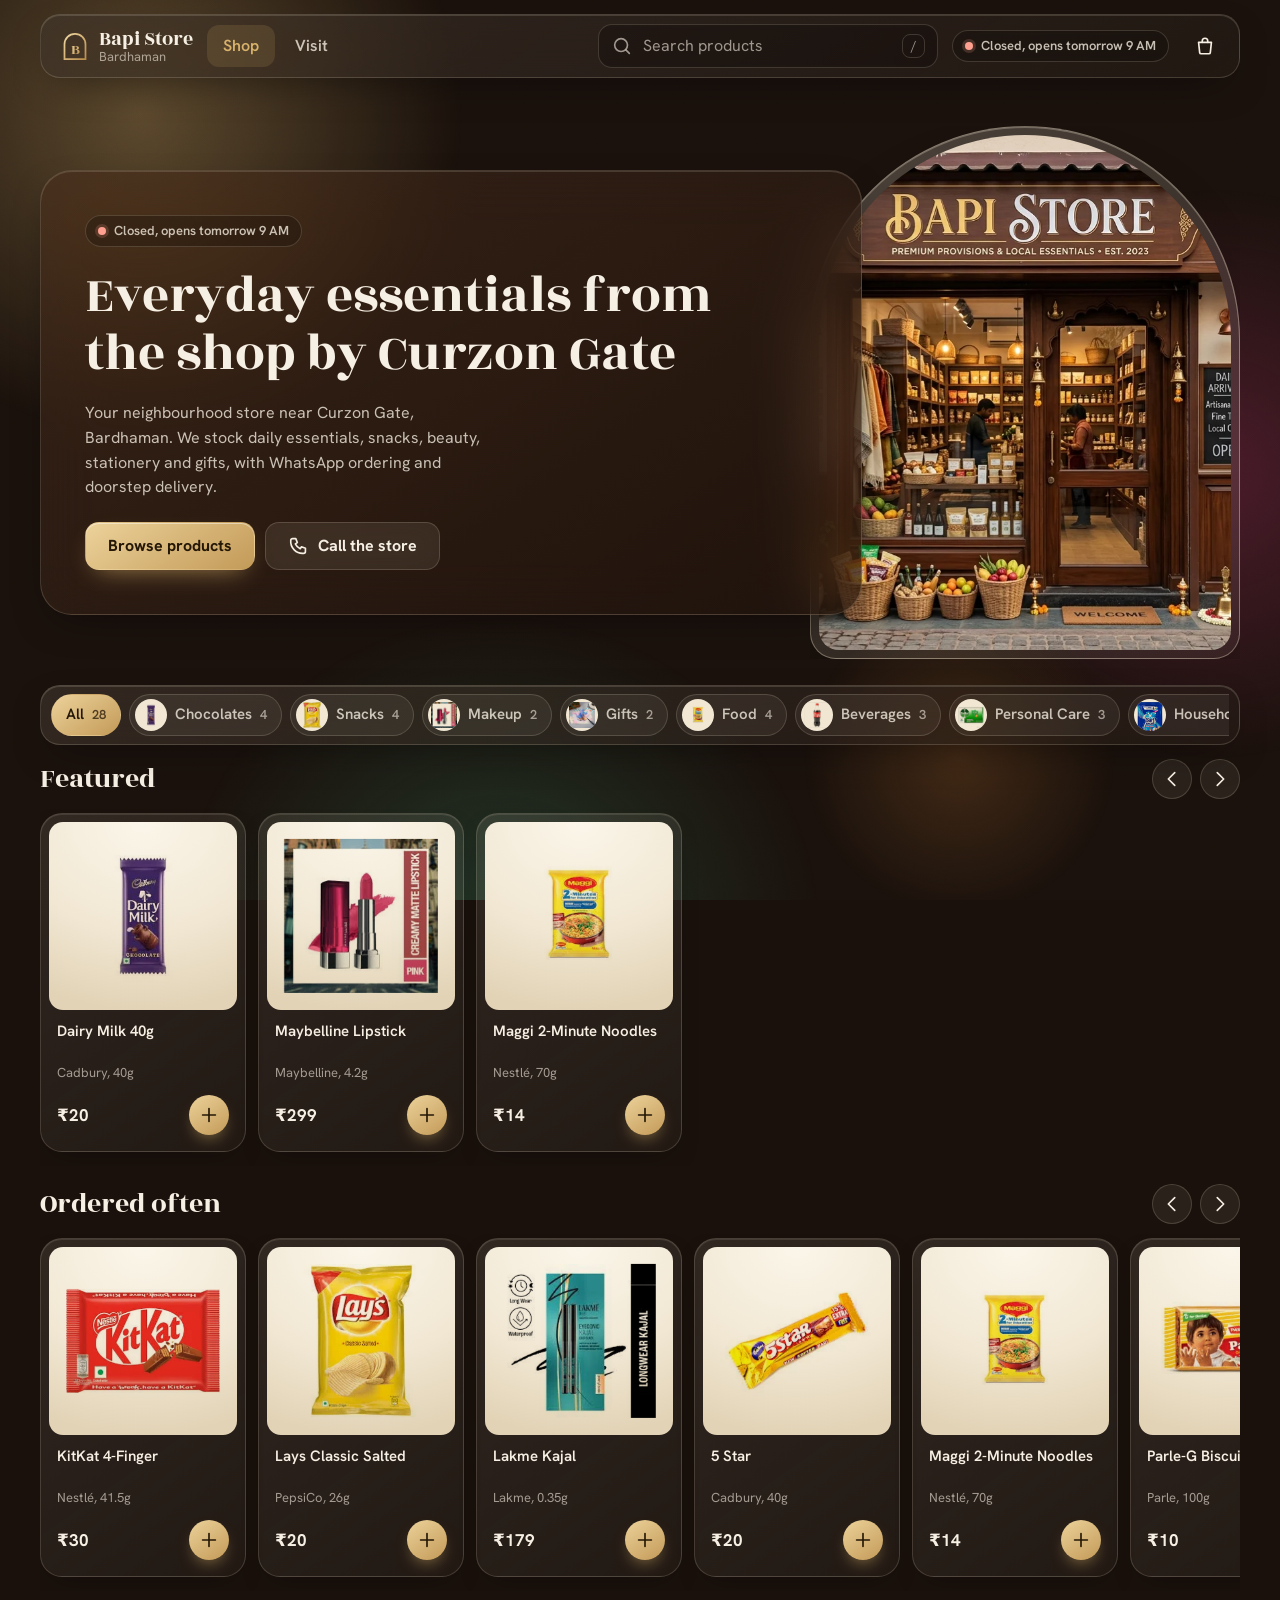
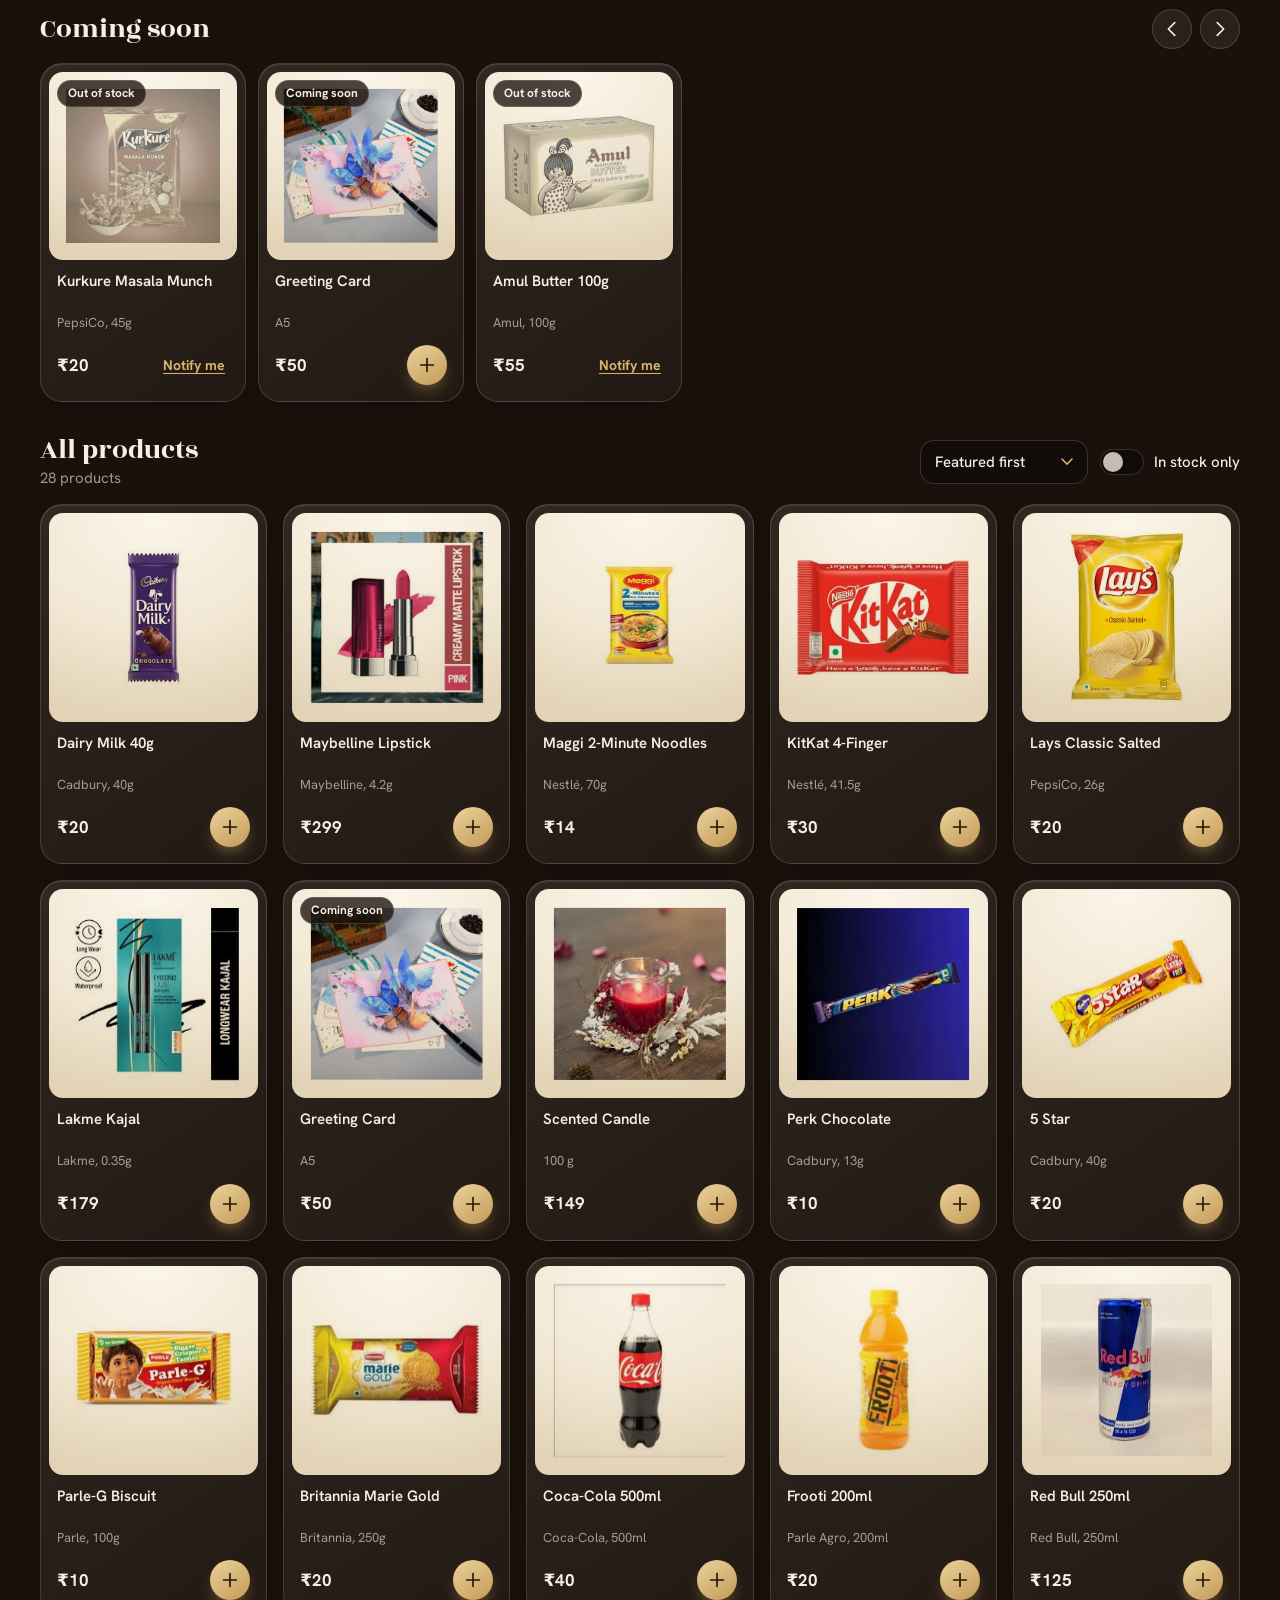
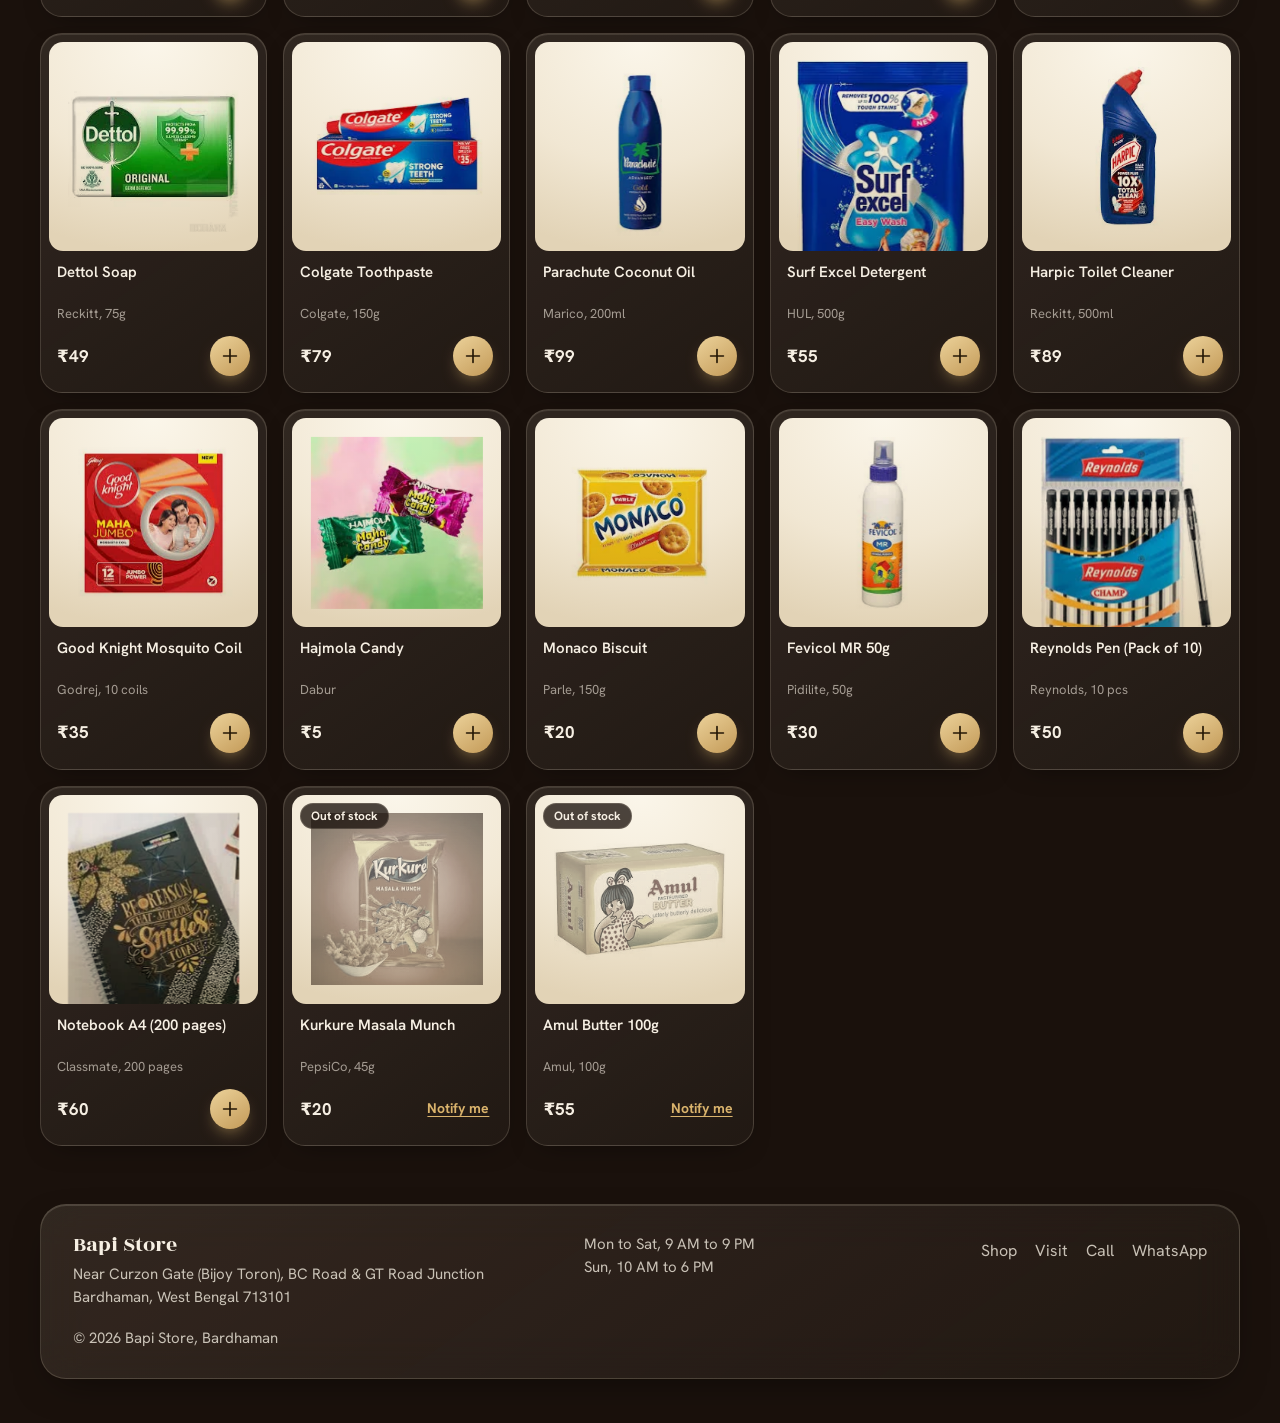
<file: index.html>
<!DOCTYPE html>
<html lang="en">
<head>
<meta charset="UTF-8">
<meta name="viewport" content="width=device-width, initial-scale=1, viewport-fit=cover">
<title>Bapi Store, Bardhaman | Snacks, beauty, stationery and household essentials</title>
<meta name="description" content="Order snacks, beauty, stationery and household essentials from Bapi Store near Curzon Gate, Bardhaman. Delivery or pickup, ordered on WhatsApp.">
<meta name="theme-color" content="#1a110c">
<meta name="color-scheme" content="dark">

<meta property="og:type" content="website">
<meta property="og:title" content="Bapi Store, Bardhaman">
<meta property="og:description" content="Everyday essentials from the shop by Curzon Gate. Order on WhatsApp for delivery or pickup.">
<!-- Once the site has a domain, change this to the full address, e.g. https://yourdomain.com/Assets/hero.jpg -->
<meta property="og:image" content="Assets/hero.jpg">

<link rel="manifest" href="manifest.webmanifest">
<link rel="icon" href="Assets/icon.svg" type="image/svg+xml">
<link rel="apple-touch-icon" href="Assets/apple-touch-icon.png">

<link rel="preload" as="font" type="font/woff2" href="Assets/fonts/rozha-one-latin-400-normal.woff2" crossorigin>
<link rel="preload" as="font" type="font/woff2" href="Assets/fonts/hanken-grotesk-latin-wght-normal.woff2" crossorigin>
<link rel="preload" as="font" type="font/woff2" href="Assets/fonts/hanken-grotesk-latin-ext-wght-normal.woff2" crossorigin>
<link rel="preload" as="image" href="Assets/hero.webp" type="image/webp">
<link rel="stylesheet" href="css/style.css">

<script type="application/ld+json">
{
  "@context": "https://schema.org",
  "@type": "Store",
  "name": "Bapi Store",
  "description": "Premium provisions and local essentials near Curzon Gate, Bardhaman.",
  "telephone": "+919832596691",
  "address": {
    "@type": "PostalAddress",
    "streetAddress": "Near Curzon Gate (Bijoy Toron), BC Road & GT Road Junction",
    "addressLocality": "Bardhaman",
    "addressRegion": "West Bengal",
    "postalCode": "713101",
    "addressCountry": "IN"
  },
  "openingHoursSpecification": [
    { "@type": "OpeningHoursSpecification", "dayOfWeek": ["Monday","Tuesday","Wednesday","Thursday","Friday","Saturday"], "opens": "09:00", "closes": "21:00" },
    { "@type": "OpeningHoursSpecification", "dayOfWeek": "Sunday", "opens": "10:00", "closes": "18:00" }
  ]
}
</script>
</head>
<body class="booting" data-route="shop">

<!-- Icons -->
<svg width="0" height="0" style="position:absolute" aria-hidden="true" focusable="false">
  <defs>
    <linearGradient id="brass-g" x1="0" y1="0" x2="1" y2="1"><stop offset="0" stop-color="#f0d9a4"/><stop offset="1" stop-color="#b98c4a"/></linearGradient>
    <symbol id="i-search" viewBox="0 0 24 24"><circle cx="11" cy="11" r="7"/><path d="m20 20-3.5-3.5"/></symbol>
    <symbol id="i-cart" viewBox="0 0 24 24"><path d="M5 8h14l-1.2 11.2a1.5 1.5 0 0 1-1.5 1.3H7.7a1.5 1.5 0 0 1-1.5-1.3z"/><path d="M9 8V6.5a3 3 0 0 1 6 0V8"/></symbol>
    <symbol id="i-shop" viewBox="0 0 24 24"><path d="M5 20V11a7 7 0 0 1 14 0v9z"/><path d="M9 20v-6a3 3 0 0 1 6 0v6"/></symbol>
    <symbol id="i-pin" viewBox="0 0 24 24"><path d="M12 21s7-5.6 7-11a7 7 0 0 0-14 0c0 5.4 7 11 7 11z"/><circle cx="12" cy="10" r="2.5"/></symbol>
    <symbol id="i-phone" viewBox="0 0 24 24"><path d="M5 4h3.5l1.7 4.3-2.2 1.4a11 11 0 0 0 5.3 5.3l1.4-2.2L19 14.5V18a2 2 0 0 1-2 2A13 13 0 0 1 3 6a2 2 0 0 1 2-2z"/></symbol>
    <symbol id="i-chat" viewBox="0 0 24 24"><path d="M20 11.5a8 8 0 0 1-11.9 7L4 20l1.5-4A8 8 0 1 1 20 11.5z"/></symbol>
    <symbol id="i-mail" viewBox="0 0 24 24"><rect x="3" y="5" width="18" height="14" rx="2"/><path d="m4 7 8 6 8-6"/></symbol>
    <symbol id="i-plus" viewBox="0 0 24 24"><path d="M12 5v14M5 12h14"/></symbol>
    <symbol id="i-minus" viewBox="0 0 24 24"><path d="M5 12h14"/></symbol>
    <symbol id="i-close" viewBox="0 0 24 24"><path d="M6 6l12 12M18 6 6 18"/></symbol>
    <symbol id="i-trash" viewBox="0 0 24 24"><path d="M4 7h16M10 11v6M14 11v6M6 7l1 12a2 2 0 0 0 2 2h6a2 2 0 0 0 2-2l1-12M9 7V4h6v3"/></symbol>
    <symbol id="i-check" viewBox="0 0 24 24"><path d="m5 12.5 4.5 4.5L19 7.5"/></symbol>
    <symbol id="i-clock" viewBox="0 0 24 24"><circle cx="12" cy="12" r="9"/><path d="M12 7v5l3 2"/></symbol>
    <symbol id="i-left" viewBox="0 0 24 24"><path d="M15 5l-7 7 7 7"/></symbol>
    <symbol id="i-right" viewBox="0 0 24 24"><path d="m9 5 7 7-7 7"/></symbol>
    <symbol id="i-bag" viewBox="0 0 24 24"><path d="M4 9h16l-1 11H5z"/><path d="M8 9a4 4 0 0 1 8 0"/></symbol>
    <symbol id="i-wifi-off" viewBox="0 0 24 24"><path d="M3 3l18 18M8.5 16.4a5 5 0 0 1 7 0M5 12.9a10 10 0 0 1 3.2-2M10.7 5.1A15 15 0 0 1 22 9M2 9a15 15 0 0 1 4-2.6"/><circle cx="12" cy="20" r=".6"/></symbol>
  </defs>
</svg>

<!-- Colour field behind the glass -->
<div class="bg" aria-hidden="true"><i class="b1"></i><i class="b2"></i><i class="b3"></i><i class="b4"></i></div>

<!-- Loading bar -->
<div id="boot">
  <div class="boot-card glass-strong">
    <svg class="boot-mark" viewBox="0 0 64 72" aria-hidden="true"><path d="M8 66V32a24 24 0 0 1 48 0v34z" fill="none" stroke="url(#brass-g)" stroke-width="3.5"/><text x="32" y="54" text-anchor="middle" font-family="Rozha One, Georgia, serif" font-size="34" fill="url(#brass-g)">B</text></svg>
    <p class="boot-name">Bapi Store</p>
    <div class="boot-track" id="boot-track" role="progressbar" aria-label="Loading the store" aria-valuemin="0" aria-valuemax="100" aria-valuenow="0">
      <div class="boot-fill" id="boot-fill"></div>
    </div>
    <p class="boot-row"><span id="boot-msg">Opening the shop</span><span class="boot-pct"><b id="boot-pct">0</b>%</span></p>
  </div>
</div>
<div id="topbar" aria-hidden="true"></div>

<a class="skip" href="#view">Skip to content</a>

<header class="nav glass" id="nav">
  <a class="brand" href="#/" aria-label="Bapi Store, go to the shop">
    <svg class="brand-mark" viewBox="0 0 64 72" aria-hidden="true"><path d="M8 66V32a24 24 0 0 1 48 0v34z" fill="none" stroke="url(#brass-g)" stroke-width="4"/><text x="32" y="54" text-anchor="middle" font-family="Rozha One, Georgia, serif" font-size="34" fill="url(#brass-g)">B</text></svg>
    <span class="brand-text"><span class="brand-name">Bapi Store</span><span class="brand-sub">Bardhaman</span></span>
  </a>
  <nav class="nav-links" aria-label="Main">
    <a data-route="shop" href="#/">Shop</a>
    <a data-route="visit" href="#/visit">Visit</a>
  </nav>
  <button class="nav-search" type="button" data-act="search" aria-label="Search products">
    <svg class="i" aria-hidden="true"><use href="#i-search"/></svg><span>Search products</span><kbd aria-hidden="true">/</kbd>
  </button>
  <span class="status" data-status></span>
  <a class="icon-btn only-mobile" data-call href="tel:+919832596691" aria-label="Call the store"><svg class="i" aria-hidden="true"><use href="#i-phone"/></svg></a>
  <a class="icon-btn only-desktop cart-btn" data-cart-link href="#/cart" aria-label="Cart">
    <svg class="i" aria-hidden="true"><use href="#i-cart"/></svg><b class="badge" data-cart-count hidden>0</b>
  </a>
</header>

<main id="view" tabindex="-1"></main>
<footer id="foot" class="foot"></footer>

<nav class="tabbar glass" aria-label="Quick navigation">
  <a data-route="shop" href="#/"><svg class="i" aria-hidden="true"><use href="#i-shop"/></svg><span>Shop</span></a>
  <button type="button" data-act="search"><svg class="i" aria-hidden="true"><use href="#i-search"/></svg><span>Search</span></button>
  <a data-route="cart" data-cart-link href="#/cart"><svg class="i" aria-hidden="true"><use href="#i-cart"/></svg><span>Cart</span><b class="badge" data-cart-count hidden>0</b></a>
  <a data-route="visit" href="#/visit"><svg class="i" aria-hidden="true"><use href="#i-pin"/></svg><span>Visit</span></a>
</nav>

<a id="cartpill" class="cartpill glass-strong" href="#/cart" hidden></a>

<div id="search" class="search" hidden>
  <div class="search-scrim" data-act="search-close"></div>
  <div class="search-panel glass-strong" role="dialog" aria-modal="true" aria-label="Search products">
    <form class="search-form" role="search" id="search-form">
      <svg class="i" aria-hidden="true"><use href="#i-search"/></svg>
      <input id="q" type="search" placeholder="Search snacks, soap, pens" autocomplete="off" enterkeyhint="search" aria-label="Search products">
      <button type="button" class="icon-btn" data-act="search-close" aria-label="Close search"><svg class="i" aria-hidden="true"><use href="#i-close"/></svg></button>
    </form>
    <div id="search-body" class="search-body"></div>
  </div>
</div>

<div id="toasts" class="toasts" role="status" aria-live="polite"></div>

<noscript>
  <div class="noscript glass-strong">
    <h1>Bapi Store needs JavaScript</h1>
    <p>Turn on JavaScript in your browser to browse and order. You can also call or message the store on <a href="tel:+919832596691">+91 98325 96691</a>.</p>
  </div>
</noscript>

<script src="js/app.js" defer></script>
</body>
</html>
</file>
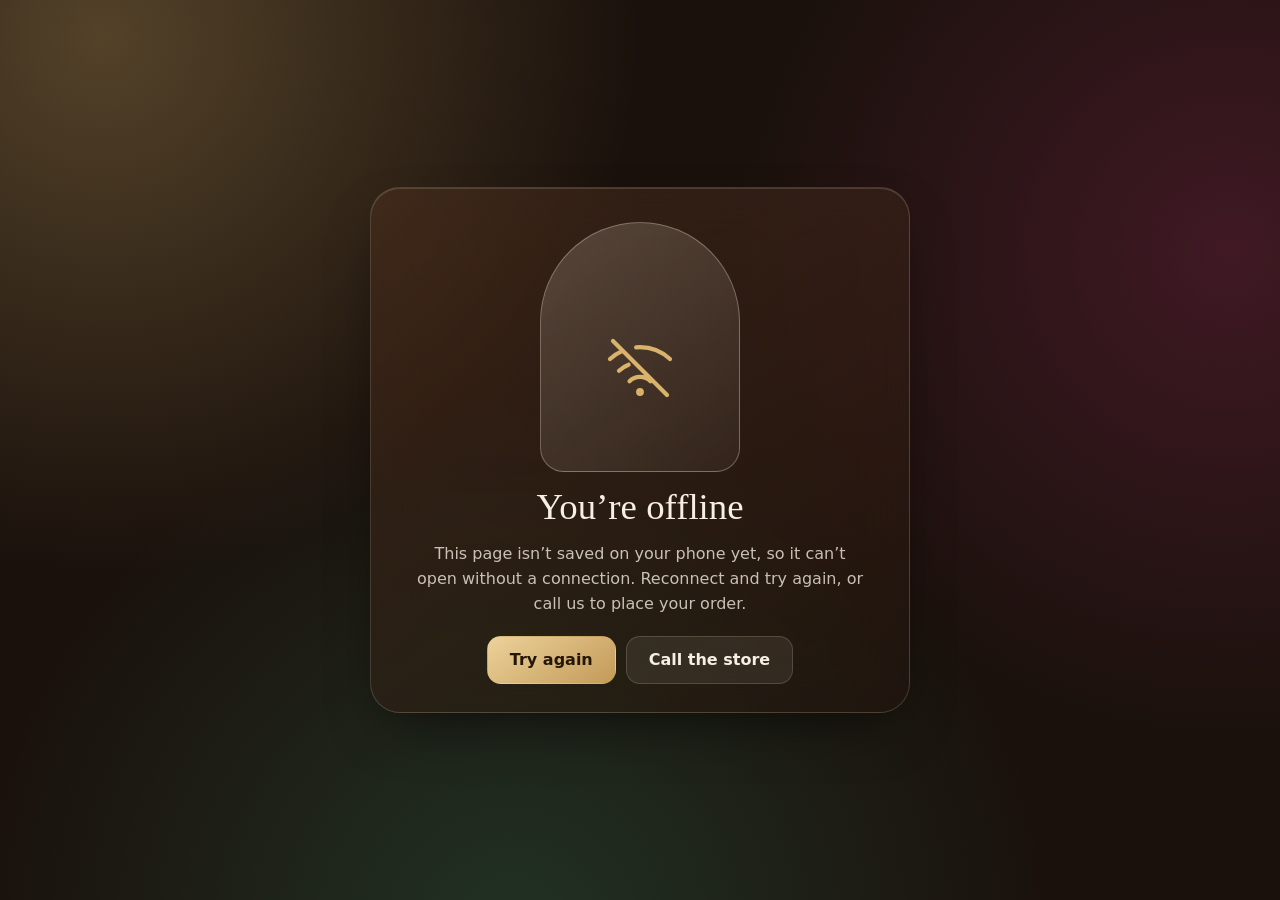
<file: offline.html>
<!DOCTYPE html>
<html lang="en">
<head>
<meta charset="UTF-8">
<meta name="viewport" content="width=device-width, initial-scale=1, viewport-fit=cover">
<title>You’re offline | Bapi Store</title>
<meta name="robots" content="noindex">
<meta name="theme-color" content="#1a110c">
<style>
  /* Self-contained and font-free so it renders with no connection at all. */
  :root { --teak:#1a110c; --brass:#d9b36c; --brass-ink:#241706; --ink:#f6efe3; --ink-2:rgba(246,239,227,.78); --edge:rgba(255,240,214,.16); }
  *{box-sizing:border-box;margin:0;padding:0}
  html{color-scheme:dark}
  body{min-height:100vh;min-height:100dvh;display:grid;place-items:center;padding:24px;background:var(--teak);color:var(--ink);font:400 1rem/1.55 system-ui,-apple-system,"Segoe UI",Roboto,sans-serif}
  .bg{position:fixed;inset:0;z-index:-1;background:
    radial-gradient(circle 60vmax at 8% 4%,rgba(217,179,108,.30),transparent 70%),
    radial-gradient(circle 55vmax at 96% 28%,rgba(184,50,111,.24),transparent 70%),
    radial-gradient(circle 60vmax at 40% 104%,rgba(47,107,79,.36),transparent 70%),var(--teak)}
  main{width:min(540px,100%);display:grid;justify-items:center;text-align:center;gap:14px;padding:34px 22px 28px;border-radius:30px;
    background:linear-gradient(145deg,rgba(70,46,32,.62),rgba(32,21,15,.58));border:1px solid var(--edge);
    box-shadow:inset 0 1px 0 rgba(255,244,226,.14),0 24px 60px -24px rgba(0,0,0,.7);
    -webkit-backdrop-filter:blur(28px) saturate(160%);backdrop-filter:blur(28px) saturate(160%)}
  .arch{width:min(200px,56vw);aspect-ratio:4/5;display:grid;place-items:center;border-radius:50% 50% 24px 24px/40% 40% 24px 24px;
    background:linear-gradient(145deg,rgba(255,244,226,.18),rgba(255,244,226,.05));border:1px solid rgba(255,240,214,.3);color:var(--brass)}
  svg{width:72px;height:72px;margin-top:22%;fill:none;stroke:currentColor;stroke-width:1.4;stroke-linecap:round;stroke-linejoin:round}
  h1{font:400 clamp(1.7rem,6vw,2.3rem)/1.15 Georgia,"Iowan Old Style",serif}
  p{color:var(--ink-2);max-width:44ch}
  .actions{display:flex;flex-wrap:wrap;justify-content:center;gap:10px;margin-top:6px}
  .btn{display:inline-flex;align-items:center;justify-content:center;min-height:48px;padding:0 22px;border-radius:14px;border:1px solid transparent;font:inherit;font-weight:700;color:inherit;text-decoration:none;cursor:pointer;background:none}
  .btn.brass{background:linear-gradient(145deg,#ecd29a,#c39a58);color:var(--brass-ink)}
  .btn.glass{background:rgba(255,244,226,.08);border-color:var(--edge)}
  .btn:focus-visible{outline:2px solid var(--brass);outline-offset:3px}
</style>
</head>
<body>
<div class="bg" aria-hidden="true"></div>
<main>
  <div class="arch" aria-hidden="true">
    <svg viewBox="0 0 24 24"><path d="M3 3l18 18M8.5 16.4a5 5 0 0 1 7 0M5 12.9a10 10 0 0 1 3.2-2M10.7 5.1A15 15 0 0 1 22 9M2 9a15 15 0 0 1 4-2.6"/><circle cx="12" cy="20" r=".6"/></svg>
  </div>
  <h1>You’re offline</h1>
  <p>This page isn’t saved on your phone yet, so it can’t open without a connection. Reconnect and try again, or call us to place your order.</p>
  <div class="actions">
    <button class="btn brass" type="button" onclick="location.reload()">Try again</button>
    <a class="btn glass" href="tel:+919832596691">Call the store</a>
  </div>
</main>
</body>
</html>
</file>
<file: css/style.css>
/* =========================================================
   Bapi Store
   Palette is taken from the shopfront photo: teak, brass,
   bougainvillea and fern. Glass sits over a soft colour field.
   ========================================================= */

/* Self-hosted fonts: Rozha One (display) and Hanken Grotesk (text). The extended subsets carry the ₹ sign. */
@font-face { font-family: "Rozha One"; font-style: normal; font-weight: 400; font-display: swap; src: url("../Assets/fonts/rozha-one-latin-400-normal.woff2") format("woff2"); unicode-range: U+0000-00FF, U+0131, U+0152-0153, U+02BB-02BC, U+02C6, U+02DA, U+02DC, U+0304, U+0308, U+0329, U+2000-206F, U+20AC, U+2122, U+2191, U+2193, U+2212, U+2215, U+FEFF, U+FFFD; }
@font-face { font-family: "Rozha One"; font-style: normal; font-weight: 400; font-display: swap; src: url("../Assets/fonts/rozha-one-latin-ext-400-normal.woff2") format("woff2"); unicode-range: U+0100-02BA, U+02BD-02C5, U+02C7-02CC, U+02CE-02D7, U+02DD-02FF, U+0304, U+0308, U+0329, U+1D00-1DBF, U+1E00-1E9F, U+1EF2-1EFF, U+2020, U+20A0-20AB, U+20AD-20C0, U+2113, U+2C60-2C7F, U+A720-A7FF; }
@font-face { font-family: "Hanken Grotesk"; font-style: normal; font-weight: 100 900; font-display: swap; src: url("../Assets/fonts/hanken-grotesk-latin-wght-normal.woff2") format("woff2-variations"), url("../Assets/fonts/hanken-grotesk-latin-wght-normal.woff2") format("woff2"); unicode-range: U+0000-00FF, U+0131, U+0152-0153, U+02BB-02BC, U+02C6, U+02DA, U+02DC, U+0304, U+0308, U+0329, U+2000-206F, U+20AC, U+2122, U+2191, U+2193, U+2212, U+2215, U+FEFF, U+FFFD; }
@font-face { font-family: "Hanken Grotesk"; font-style: normal; font-weight: 100 900; font-display: swap; src: url("../Assets/fonts/hanken-grotesk-latin-ext-wght-normal.woff2") format("woff2-variations"), url("../Assets/fonts/hanken-grotesk-latin-ext-wght-normal.woff2") format("woff2"); unicode-range: U+0100-02BA, U+02BD-02C5, U+02C7-02CC, U+02CE-02D7, U+02DD-02FF, U+0304, U+0308, U+0329, U+1D00-1DBF, U+1E00-1E9F, U+1EF2-1EFF, U+2020, U+20A0-20AB, U+20AD-20C0, U+2113, U+2C60-2C7F, U+A720-A7FF; }

:root {
  --teak: #1a110c;
  --brass: #d9b36c;
  --brass-2: #b88d4c;
  --brass-ink: #241706;
  --paper: #f1e7d3;
  --paper-2: #e2d3b6;

  --ink: #f6efe3;
  --ink-2: rgba(246, 239, 227, .78);
  --ink-3: rgba(246, 239, 227, .6);
  --ok: #8fd6a8;
  --bad: #ff9f8f;

  --edge: rgba(255, 240, 214, .16);
  --edge-hi: rgba(255, 240, 214, .34);

  --r-card: 22px;
  --r-tile: 14px;
  --r-btn: 14px;

  --font-display: "Rozha One", "Iowan Old Style", "Palatino Linotype", Georgia, serif;
  --font-body: "Hanken Grotesk", system-ui, -apple-system, "Segoe UI", Roboto, sans-serif;

  --gutter: 16px;
  --stick: 84px; /* offset for sticky bars under the floating nav */
  --tab-space: 112px;
}

*, *::before, *::after { box-sizing: border-box; margin: 0; padding: 0; }
html { -webkit-text-size-adjust: 100%; -webkit-tap-highlight-color: transparent; color-scheme: dark; }
@media (prefers-reduced-motion: no-preference) { html { scroll-behavior: smooth; } }
html.lock, body.booting { overflow: hidden; }

body {
  font-family: var(--font-body);
  font-size: 1rem;
  line-height: 1.55;
  color: var(--ink);
  background: var(--teak);
  min-height: 100vh;
  min-height: 100dvh;
  display: flex;
  flex-direction: column;
  overflow-x: hidden;
}
img, svg { display: block; max-width: 100%; }
a { color: inherit; text-decoration: none; }
button, input, select, textarea { font: inherit; color: inherit; }
button { cursor: pointer; background: none; border: 0; }
ul { list-style: none; }
[hidden] { display: none !important; }
:focus-visible { outline: 2px solid var(--brass); outline-offset: 3px; border-radius: 6px; }

.i { width: 22px; height: 22px; fill: none; stroke: currentColor; stroke-width: 1.8; stroke-linecap: round; stroke-linejoin: round; flex: none; }
.wrap { width: min(1200px, 100% - 2 * var(--gutter)); margin-inline: auto; }
.only-desktop { display: none !important; }
.skip { position: fixed; left: 12px; top: -60px; z-index: 300; padding: 10px 16px; border-radius: 12px; background: var(--brass); color: var(--brass-ink); font-weight: 700; transition: top .2s; }
.skip:focus { top: 12px; }

/* ---------- Colour field ---------- */
.bg { position: fixed; inset: 0; z-index: -1; overflow: hidden; background: var(--teak); }
.bg i { position: absolute; border-radius: 50%; will-change: transform; animation: drift 32s ease-in-out infinite alternate; }
.b1 { width: 70vmax; height: 70vmax; left: -24vmax; top: -26vmax; background: radial-gradient(closest-side, rgba(217, 179, 108, .34), transparent 72%); }
.b2 { width: 62vmax; height: 62vmax; right: -26vmax; top: 6vmax; background: radial-gradient(closest-side, rgba(184, 50, 111, .30), transparent 72%); animation-duration: 40s; animation-delay: -8s; }
.b3 { width: 70vmax; height: 70vmax; left: 4vmax; bottom: -38vmax; background: radial-gradient(closest-side, rgba(47, 107, 79, .42), transparent 72%); animation-duration: 36s; animation-delay: -14s; }
.b4 { width: 34vmax; height: 34vmax; right: 8vmax; bottom: -6vmax; background: radial-gradient(closest-side, rgba(224, 138, 60, .20), transparent 72%); animation-duration: 28s; }
.bg::after { content: ""; position: absolute; inset: 0; opacity: .06; mix-blend-mode: overlay;
  background-image: url("data:image/svg+xml,%3Csvg xmlns='http://www.w3.org/2000/svg' width='160' height='160'%3E%3Cfilter id='n'%3E%3CfeTurbulence type='fractalNoise' baseFrequency='.9' numOctaves='2' stitchTiles='stitch'/%3E%3C/filter%3E%3Crect width='100%25' height='100%25' filter='url(%23n)'/%3E%3C/svg%3E"); }
@keyframes drift { to { transform: translate3d(5vmax, 4vmax, 0); } }

/* ---------- Glass ---------- */
.glass, .glass-strong {
  border: 1px solid var(--edge);
  box-shadow: inset 0 1px 0 rgba(255, 244, 226, .14), 0 14px 40px -18px rgba(0, 0, 0, .6);
  -webkit-backdrop-filter: blur(22px) saturate(150%);
  backdrop-filter: blur(22px) saturate(150%);
}
/* A dark tint under the frost keeps text readable when bright product photos scroll beneath the nav and tab bar */
.glass { background: linear-gradient(145deg, rgba(255, 244, 226, .10), rgba(255, 244, 226, .03)), rgba(26, 17, 12, .6); }
.glass-strong { background: linear-gradient(145deg, rgba(70, 46, 32, .60), rgba(32, 21, 15, .56)); -webkit-backdrop-filter: blur(28px) saturate(160%); backdrop-filter: blur(28px) saturate(160%); }
/* Same look without the blur, for the many product cards (keeps low-end phones smooth) */
.frost {
  background: linear-gradient(145deg, rgba(255, 244, 226, .10), rgba(255, 244, 226, .035));
  border: 1px solid var(--edge);
  box-shadow: inset 0 1px 0 rgba(255, 244, 226, .10), 0 10px 28px -16px rgba(0, 0, 0, .65);
}
@supports not ((backdrop-filter: blur(1px)) or (-webkit-backdrop-filter: blur(1px))) {
  .glass, .glass-strong { background: rgba(38, 26, 19, .94); }
}
@media (prefers-reduced-transparency: reduce) {
  .glass, .glass-strong { background: rgba(38, 26, 19, .97); -webkit-backdrop-filter: none; backdrop-filter: none; }
}

/* ---------- Loading bar ---------- */
#boot { position: fixed; inset: 0; z-index: 200; display: grid; place-items: center; padding: 24px;
  background: rgba(20, 13, 9, .78); -webkit-backdrop-filter: blur(30px); backdrop-filter: blur(30px);
  transition: opacity .55s ease .1s, visibility 0s linear .7s; }
#boot.out { opacity: 0; visibility: hidden; pointer-events: none; }
.boot-card { width: min(360px, 100%); padding: 30px 28px 24px; border-radius: 28px; text-align: center; transition: transform .6s cubic-bezier(.4, 0, .2, 1); }
#boot.out .boot-card { transform: translateY(-10px) scale(.97); }
.boot-mark { width: 52px; height: 58px; margin: 0 auto 10px; }
.boot-name { font: 400 1.9rem/1.1 var(--font-display); margin-bottom: 22px; }
.boot-track { position: relative; height: 12px; border-radius: 999px; overflow: hidden; background: rgba(0, 0, 0, .35); border: 1px solid var(--edge); box-shadow: inset 0 2px 4px rgba(0, 0, 0, .4); }
.boot-fill { position: absolute; inset: 0; border-radius: inherit; transform-origin: left center; transform: scaleX(.06);
  background: linear-gradient(90deg, #b98c4a, #ecd29a 55%, #fff1cf);
  box-shadow: 0 0 18px rgba(236, 210, 154, .65);
  transition: transform .45s cubic-bezier(.2, .7, .2, 1); }
.boot-fill::after { content: ""; position: absolute; inset: 0; background: linear-gradient(100deg, transparent 30%, rgba(255, 255, 255, .55) 50%, transparent 70%); background-size: 220% 100%; animation: sheen 1.4s linear infinite; }
@keyframes sheen { from { background-position: 120% 0; } to { background-position: -120% 0; } }
.boot-row { display: flex; justify-content: space-between; margin-top: 12px; font-size: .875rem; color: var(--ink-2); }
.boot-pct { font-variant-numeric: tabular-nums; }
.boot-pct b { font-weight: 700; color: var(--ink); }

/* Navigation progress */
#topbar { position: fixed; left: 0; right: 0; top: 0; height: 3px; z-index: 150; transform-origin: left; transform: scaleX(0); opacity: 0; pointer-events: none;
  background: linear-gradient(90deg, #b98c4a, #ecd29a); box-shadow: 0 0 12px rgba(236, 210, 154, .7); }

/* ---------- Navigation ---------- */
.nav { position: sticky; top: 10px; z-index: 60; width: min(1200px, 100% - 20px); margin: 10px auto 0; min-height: 58px; padding: 8px 10px 8px 14px; border-radius: 20px; display: flex; align-items: center; gap: 10px; }
.brand { display: flex; align-items: center; gap: 10px; margin-right: auto; }
.brand-mark { width: 28px; height: 32px; }
.brand-text { display: grid; line-height: 1.1; }
.brand-name { font: 400 1.25rem/1.1 var(--font-display); }
.brand-sub { font-size: .8125rem; color: var(--ink-3); }
.nav-links, .nav-search { display: none; }
.icon-btn { position: relative; width: 44px; height: 44px; display: inline-grid; place-items: center; border-radius: 14px; color: var(--ink); transition: background .2s; }
.icon-btn:hover { background: rgba(255, 244, 226, .1); }
.badge { position: absolute; top: 2px; right: 0; min-width: 19px; height: 19px; padding: 0 5px; border-radius: 999px; display: grid; place-items: center; font-size: .75rem; font-weight: 700; font-style: normal; background: linear-gradient(145deg, #ecd29a, #c39a58); color: var(--brass-ink); }

.status { display: inline-flex; align-items: center; gap: 8px; min-height: 32px; padding: 0 12px; border-radius: 999px; font-size: .8125rem; font-weight: 600; color: var(--ink-2); background: rgba(0, 0, 0, .22); border: 1px solid var(--edge); white-space: nowrap; }
.status .dot { width: 8px; height: 8px; border-radius: 50%; background: var(--bad); box-shadow: 0 0 0 3px rgba(255, 159, 143, .18); }
.status.is-open .dot { background: var(--ok); box-shadow: 0 0 0 3px rgba(143, 214, 168, .2); }
.status.is-open { color: var(--ink); }
.nav .status { display: none; }

/* ---------- Mobile tab bar, cart pill ---------- */
.tabbar { position: fixed; z-index: 70; left: 10px; right: 10px; bottom: calc(10px + env(safe-area-inset-bottom)); height: 64px; border-radius: 24px; display: grid; grid-template-columns: repeat(4, 1fr); padding: 6px; gap: 4px; }
.tabbar a, .tabbar button { position: relative; display: grid; place-items: center; align-content: center; gap: 2px; border-radius: 18px; color: var(--ink-3); font-size: .75rem; font-weight: 600; transition: color .2s, background .2s; }
.tabbar a[aria-current="page"] { color: var(--brass); background: rgba(217, 179, 108, .14); }
.tabbar .badge { top: 4px; right: calc(50% - 24px); }

.cartpill { position: fixed; z-index: 65; left: 14px; right: 14px; bottom: calc(86px + env(safe-area-inset-bottom)); min-height: 54px; padding: 8px 8px 8px 16px; border-radius: 18px; display: flex; align-items: center; gap: 12px; font-size: .9375rem; }
.cartpill .pill-text { flex: 1; min-width: 0; color: var(--ink-2); }
.cartpill .pill-text b { color: var(--ink); }
.cartpill .pill-total { font-weight: 700; font-variant-numeric: tabular-nums; }
.cartpill .pill-go { padding: 9px 16px; border-radius: 12px; font-weight: 700; background: linear-gradient(145deg, #ecd29a, #c39a58); color: var(--brass-ink); }

.toasts { position: fixed; z-index: 120; left: 0; right: 0; bottom: calc(160px + env(safe-area-inset-bottom)); display: grid; justify-items: center; gap: 8px; pointer-events: none; padding: 0 16px; }
.toast { pointer-events: auto; display: flex; align-items: center; gap: 14px; max-width: 440px; padding: 12px 16px; border-radius: 16px; font-size: .9375rem; opacity: 0; transform: translateY(10px); transition: opacity .25s, transform .25s; }
.toast.in { opacity: 1; transform: none; }
.toast a { font-weight: 700; color: var(--brass); white-space: nowrap; }
.toast.bad { border-color: rgba(255, 159, 143, .5); }

/* ---------- Layout ---------- */
#view { flex: 1; width: min(1200px, 100% - 2 * var(--gutter)); margin-inline: auto; padding: 18px 0 var(--tab-space); outline: none; }
.foot { width: min(1200px, 100% - 2 * var(--gutter)); margin: 0 auto; padding: 0 0 var(--tab-space); }
.page-head { display: flex; align-items: baseline; justify-content: space-between; gap: 16px; margin-bottom: 18px; }
.page-title { font: 400 clamp(1.9rem, 4.2vw, 2.6rem)/1.1 var(--font-display); }
.link { color: var(--brass); font-weight: 600; text-decoration: underline; text-underline-offset: 3px; padding: 6px 0; }

/* ---------- Buttons ---------- */
.btn { display: inline-flex; align-items: center; justify-content: center; gap: 8px; min-height: 48px; padding: 0 22px; border-radius: var(--r-btn); border: 1px solid transparent; font-weight: 700; font-size: 1rem; text-align: center; transition: transform .15s, filter .2s, background .2s; }
.btn:active { transform: translateY(1px); }
.btn-brass { background: linear-gradient(145deg, #ecd29a, #c39a58); color: var(--brass-ink); box-shadow: 0 10px 26px -12px rgba(217, 179, 108, .75), inset 0 1px 0 rgba(255, 255, 255, .45); }
.btn-brass:hover { filter: brightness(1.06); }
.btn-glass { background: rgba(255, 244, 226, .08); border-color: var(--edge); color: var(--ink); -webkit-backdrop-filter: blur(14px); backdrop-filter: blur(14px); }
.btn-glass:hover { background: rgba(255, 244, 226, .14); }
.btn-block { width: 100%; }
.btn[disabled] { opacity: .5; pointer-events: none; }

/* ---------- Hero ---------- */
.hero { display: grid; gap: 0; margin-top: 8px; }
.hero-arch { order: -1; position: relative; z-index: 1; width: min(78%, 360px); margin: 0 auto; padding: 8px; border-radius: 50% 50% 26px 26px / 40% 40% 26px 26px; background: linear-gradient(145deg, rgba(255, 244, 226, .22), rgba(255, 244, 226, .06)); border: 1px solid var(--edge-hi); box-shadow: 0 30px 60px -30px rgba(0, 0, 0, .8), inset 0 1px 0 rgba(255, 244, 226, .25); }
.hero-arch img { width: 100%; height: auto; aspect-ratio: 4 / 5; object-fit: cover; object-position: 50% 48%; border-radius: 50% 50% 20px 20px / 40% 40% 20px 20px; }
.hero-copy { position: relative; z-index: 2; margin-top: -64px; padding: 76px 22px 24px; border-radius: 28px; display: grid; gap: 14px; justify-items: start; }
.hero h1 { font: 400 clamp(1.9rem, 6.4vw, 3.3rem)/1.1 var(--font-display); text-wrap: balance; }
.hero p { color: var(--ink-2); max-width: 46ch; }
.hero-actions { display: flex; flex-wrap: wrap; gap: 10px; margin-top: 4px; }
.hero-copy .status { margin-bottom: 2px; }

.reveal .hero-arch { animation: arch-in 1.1s cubic-bezier(.2, .7, .2, 1) both; }
.reveal .hero-arch img { animation: img-settle 1.6s cubic-bezier(.2, .7, .2, 1) both; }
.reveal .hero-copy { animation: copy-in .8s cubic-bezier(.2, .7, .2, 1) .4s both; }
@keyframes arch-in { from { clip-path: inset(100% 0 0 0); } to { clip-path: inset(0 0 0 0); } }
@keyframes img-settle { from { transform: scale(1.16); } to { transform: scale(1); } }
@keyframes copy-in { from { opacity: 0; transform: translateY(16px); } to { opacity: 1; transform: none; } }

/* ---------- Category bar ---------- */
.chipbar { position: sticky; top: var(--stick); z-index: 40; margin: 26px 0 14px; padding: 8px; border-radius: 20px; scroll-margin-top: var(--stick); }
.chips { display: flex; gap: 8px; overflow-x: auto; scrollbar-width: none; }
.chips::-webkit-scrollbar { display: none; }
.chip { flex: none; display: inline-flex; align-items: center; gap: 8px; min-height: 42px; padding: 4px 14px 4px 14px; border-radius: 999px; border: 1px solid var(--edge); background: rgba(255, 244, 226, .06); color: var(--ink-2); font-weight: 600; font-size: .9375rem; white-space: nowrap; transition: background .2s, color .2s; }
.chip.has-thumb { padding-left: 5px; }
.chip:hover { background: rgba(255, 244, 226, .12); }
.chip[aria-pressed="true"] { background: linear-gradient(145deg, #ecd29a, #c39a58); color: var(--brass-ink); border-color: transparent; }
.chip-thumb { width: 32px; height: 32px; border-radius: 50%; background: var(--paper); display: grid; place-items: center; overflow: hidden; }
.chip-thumb img { width: 100%; height: 100%; object-fit: contain; padding: 3px; mix-blend-mode: multiply; }
.chip small { font-size: .8125rem; opacity: .75; font-weight: 600; }

/* ---------- Rows and grid ---------- */
.row { margin-top: 8px; margin-bottom: 18px; }
.row-head { display: flex; align-items: center; justify-content: space-between; gap: 12px; margin-bottom: 10px; }
.row-head h2, .shelf-head h2 { font: 400 clamp(1.4rem, 3vw, 1.75rem)/1.15 var(--font-display); }
.rail-nav { display: none; gap: 8px; }
.rail { display: flex; gap: 12px; overflow-x: auto; scroll-snap-type: x proximity; padding: 4px 2px 14px; margin: 0 -2px; scrollbar-width: none; }
.rail::-webkit-scrollbar { display: none; }
.rail > * { flex: 0 0 clamp(158px, 44vw, 204px); scroll-snap-align: start; }

.shelf-head { display: flex; flex-wrap: wrap; align-items: center; justify-content: space-between; gap: 12px 20px; margin: 4px 0 14px; }
.shelf-head p { color: var(--ink-3); font-size: .9375rem; }
.controls { display: flex; flex-wrap: wrap; align-items: center; gap: 12px; }
.select { min-height: 44px; padding: 0 38px 0 14px; border-radius: 14px; border: 1px solid var(--edge); background: rgba(0, 0, 0, .28) url("data:image/svg+xml,%3Csvg xmlns='http://www.w3.org/2000/svg' width='12' height='8' viewBox='0 0 12 8'%3E%3Cpath d='m1 1 5 5 5-5' fill='none' stroke='%23d9b36c' stroke-width='1.6' stroke-linecap='round'/%3E%3C/svg%3E") no-repeat right 14px center; -webkit-appearance: none; appearance: none; font-size: .9375rem; font-weight: 500; }
.switch { display: inline-flex; align-items: center; gap: 10px; min-height: 44px; font-size: .9375rem; font-weight: 500; cursor: pointer; }
.switch input { position: absolute; opacity: 0; width: 1px; height: 1px; }
.switch .track { position: relative; width: 44px; height: 26px; border-radius: 999px; background: rgba(0, 0, 0, .35); border: 1px solid var(--edge); transition: background .2s; }
.switch .track::after { content: ""; position: absolute; top: 2px; left: 2px; width: 20px; height: 20px; border-radius: 50%; background: var(--ink-2); transition: transform .2s, background .2s; }
.switch input:checked + .track { background: linear-gradient(145deg, #ecd29a, #c39a58); }
.switch input:checked + .track::after { transform: translateX(18px); background: var(--brass-ink); }
.switch input:focus-visible + .track { outline: 2px solid var(--brass); outline-offset: 3px; }

.grid { display: grid; grid-template-columns: repeat(auto-fill, minmax(150px, 1fr)); gap: 12px; }

/* ---------- Product card ---------- */
.card { position: relative; display: flex; flex-direction: column; border-radius: var(--r-card); transition: border-color .2s; }
.card:hover { border-color: var(--edge-hi); }
.card-media { position: relative; display: grid; place-items: center; aspect-ratio: 1; margin: 8px 8px 0; border-radius: var(--r-tile); overflow: hidden; background: radial-gradient(120% 100% at 50% 0%, #fbf6ea, var(--paper) 58%, var(--paper-2)); }
.card-media img { width: 100%; height: 100%; object-fit: contain; padding: 9%; mix-blend-mode: multiply; }
.card.is-out .card-media img { filter: grayscale(.85); opacity: .65; }
.tag { position: absolute; top: 8px; left: 8px; padding: 3px 10px; border-radius: 999px; font-size: .75rem; font-weight: 700; color: var(--ink); background: rgba(26, 17, 12, .78); border: 1px solid var(--edge); }
.card-body { display: flex; flex-direction: column; gap: 2px; flex: 1; padding: 11px 12px 12px 14px; }
.card-title { font-weight: 600; font-size: .9375rem; line-height: 1.3; min-height: 2.6em; display: -webkit-box; -webkit-line-clamp: 2; -webkit-box-orient: vertical; overflow: hidden; }
.card-title:hover { color: var(--brass); }
.card-meta { font-size: .8125rem; color: var(--ink-3); min-height: 1.3em; }
.card-foot { display: flex; align-items: center; justify-content: space-between; gap: 8px; margin-top: auto; padding-top: 8px; min-height: 52px; }
.price { font-weight: 700; font-size: 1.0625rem; font-variant-numeric: tabular-nums; }
.qty-slot { display: flex; justify-content: flex-end; }
.add { position: relative; width: 40px; height: 40px; border-radius: 50%; display: grid; place-items: center; background: linear-gradient(145deg, #ecd29a, #c39a58); color: var(--brass-ink); box-shadow: 0 8px 18px -8px rgba(217, 179, 108, .8); transition: transform .15s; }
.add::after { content: ""; position: absolute; inset: -4px; }
.add:active { transform: scale(.92); }
.stepper { display: inline-flex; align-items: center; border-radius: 999px; background: rgba(0, 0, 0, .32); border: 1px solid var(--edge-hi); }
.stepper button { width: 36px; height: 38px; display: grid; place-items: center; border-radius: 999px; color: var(--brass); }
.stepper button:hover { background: rgba(255, 244, 226, .1); }
.stepper .i { width: 18px; height: 18px; }
.stepper output { min-width: 22px; text-align: center; font-weight: 700; font-variant-numeric: tabular-nums; }
.notify { font-size: .875rem; font-weight: 700; color: var(--brass); padding: 8px 4px; text-decoration: underline; text-underline-offset: 3px; }

.empty { display: grid; justify-items: center; gap: 12px; text-align: center; padding: 56px 20px; border-radius: 24px; }
.empty h2 { font: 400 1.6rem/1.2 var(--font-display); }
.empty p { color: var(--ink-2); max-width: 40ch; }

/* ---------- Product page ---------- */
.crumbs { display: flex; flex-wrap: wrap; gap: 8px; align-items: center; margin: 4px 0 16px; font-size: .9375rem; color: var(--ink-3); }
.crumbs a { color: var(--ink-2); padding: 6px 0; }
.crumbs a:hover { color: var(--brass); }
.pd { display: grid; gap: 24px; align-items: start; }
.pd-media { border-radius: 28px; padding: 12px; }
.pd-tile { display: grid; place-items: center; aspect-ratio: 1; border-radius: 20px; overflow: hidden; background: radial-gradient(120% 100% at 50% 0%, #fbf6ea, var(--paper) 58%, var(--paper-2)); }
.pd-tile img { width: 78%; max-width: 380px; height: 78%; object-fit: contain; mix-blend-mode: multiply; }
.pd-info { display: grid; gap: 14px; }
.pd-info h1 { font: 400 clamp(1.9rem, 4.4vw, 2.7rem)/1.1 var(--font-display); text-wrap: balance; }
.pd-brand { color: var(--ink-2); }
.pd-price { font: 400 2rem/1 var(--font-display); }
.pd-desc { color: var(--ink-2); max-width: 52ch; }
.tags { display: flex; flex-wrap: wrap; gap: 8px; }
.tags li { padding: 5px 12px; border-radius: 999px; font-size: .875rem; border: 1px solid var(--edge); background: rgba(255, 244, 226, .06); }
.stock { display: inline-flex; align-items: center; gap: 8px; font-weight: 600; }
.stock .dot { width: 8px; height: 8px; border-radius: 50%; background: var(--ok); }
.stock.out .dot { background: var(--bad); }
.pd-buy { display: flex; flex-wrap: wrap; gap: 10px; align-items: center; }
.pd-buy .stepper { min-height: 48px; }
.pd-buy .stepper button { height: 46px; width: 42px; }
.pd-buy .btn { flex: 1 1 150px; }
.notes { display: grid; gap: 8px; padding: 16px; border-radius: 18px; font-size: .9375rem; color: var(--ink-2); }
.notes li { display: flex; gap: 10px; align-items: flex-start; }
.notes .i { width: 18px; height: 18px; margin-top: 3px; color: var(--brass); }

/* ---------- Cart and checkout ---------- */
.cart-layout { display: grid; gap: 22px; align-items: start; }
.lines { display: grid; gap: 10px; }
.line { display: grid; grid-template-columns: 76px minmax(0, 1fr); gap: 12px; padding: 10px; border-radius: 20px; }
.line .card-media { margin: 0; border-radius: 12px; aspect-ratio: 1; }
.line-main { display: grid; gap: 6px; align-content: center; min-width: 0; }
.line-title { font-weight: 600; line-height: 1.3; }
.line-sub { font-size: .875rem; color: var(--ink-3); }
.line-row { display: flex; align-items: center; justify-content: space-between; gap: 8px; }
.line-total { font-weight: 700; font-variant-numeric: tabular-nums; }
.line-remove { width: 40px; height: 40px; display: grid; place-items: center; border-radius: 12px; color: var(--ink-3); }
.line-remove:hover { color: var(--bad); background: rgba(255, 159, 143, .1); }
.line-remove .i { width: 20px; height: 20px; }

.checkout { padding: 20px; border-radius: 26px; display: grid; gap: 16px; }
.checkout h2 { font: 400 1.5rem/1.2 var(--font-display); }
.field { display: grid; gap: 6px; }
.field label, .legend { font-size: .9375rem; font-weight: 600; color: var(--ink-2); }
.field .opt { font-weight: 400; color: var(--ink-3); }
.input { width: 100%; min-height: 48px; padding: 11px 14px; border-radius: 14px; border: 1px solid var(--edge); background: rgba(0, 0, 0, .3); font-size: 1rem; transition: border-color .2s, box-shadow .2s; }
textarea.input { min-height: 84px; resize: vertical; }
.input::placeholder { color: var(--ink-3); }
.input:focus { outline: none; border-color: var(--brass); box-shadow: 0 0 0 3px rgba(217, 179, 108, .22); }
.input[aria-invalid="true"] { border-color: var(--bad); }
.field-err { color: var(--bad); font-size: .875rem; min-height: 0; }
.seg { position: relative; display: flex; flex-wrap: wrap; gap: 6px; padding: 4px; border-radius: 16px; background: rgba(0, 0, 0, .28); border: 1px solid var(--edge); }
.seg > div { position: relative; flex: 1 1 120px; }
.seg input { position: absolute; opacity: 0; inset: 0; }
.seg label { display: grid; place-items: center; min-height: 44px; padding: 6px 12px; border-radius: 12px; font-weight: 600; font-size: .9375rem; text-align: center; color: var(--ink-2); cursor: pointer; transition: background .2s, color .2s; }
.seg input:checked + label { background: linear-gradient(145deg, #ecd29a, #c39a58); color: var(--brass-ink); }
.seg input:focus-visible + label { outline: 2px solid var(--brass); outline-offset: 2px; }
fieldset { border: 0; display: grid; gap: 8px; min-width: 0; }

.totals { display: grid; gap: 8px; padding-top: 14px; border-top: 1px solid var(--edge); font-variant-numeric: tabular-nums; }
.totals div { display: flex; justify-content: space-between; gap: 12px; color: var(--ink-2); }
.totals .grand { color: var(--ink); font-weight: 700; font-size: 1.25rem; padding-top: 6px; }
.totals .grand dd { font: 400 1.6rem/1 var(--font-display); }
.totals dt, .totals dd { margin: 0; }
.notice { padding: 12px 14px; border-radius: 14px; font-size: .9375rem; background: rgba(255, 159, 143, .12); border: 1px solid rgba(255, 159, 143, .4); }
.fine { font-size: .875rem; color: var(--ink-3); }
.fine button { text-decoration: underline; text-underline-offset: 3px; color: var(--ink-2); }

.sent { display: grid; justify-items: center; gap: 14px; text-align: center; padding: 36px 20px; border-radius: 28px; max-width: 560px; margin: 8px auto 0; }
.sent .seal { width: 64px; height: 64px; border-radius: 50%; display: grid; place-items: center; background: linear-gradient(145deg, #ecd29a, #c39a58); color: var(--brass-ink); }
.sent .seal .i { width: 30px; height: 30px; stroke-width: 2.4; }
.sent h1 { font: 400 clamp(1.7rem, 4vw, 2.2rem)/1.15 var(--font-display); }
.sent p { color: var(--ink-2); max-width: 44ch; }
.sent ul { width: 100%; display: grid; gap: 6px; text-align: left; padding: 14px 16px; border-radius: 16px; background: rgba(0, 0, 0, .25); font-size: .9375rem; }
.sent li { display: flex; justify-content: space-between; gap: 12px; }
.sent .actions { display: flex; flex-wrap: wrap; justify-content: center; gap: 10px; }

/* ---------- Visit ---------- */
.visit { display: grid; gap: 18px; align-items: start; }
.map { border-radius: 26px; padding: 8px; }
.map iframe { width: 100%; aspect-ratio: 4 / 3; min-height: 300px; border: 0; border-radius: 20px; background: #2a1d15; filter: invert(.9) hue-rotate(180deg) saturate(.7) contrast(.92); }
.visit-side { display: grid; gap: 14px; }
.panel { padding: 20px; border-radius: 24px; display: grid; gap: 12px; }
.panel .status { justify-self: start; }
.panel h2 { font: 400 1.35rem/1.2 var(--font-display); }
.panel address { font-style: normal; color: var(--ink-2); }
.panel p { color: var(--ink-2); }
.hours { display: grid; gap: 2px; font-variant-numeric: tabular-nums; }
.hours li { display: flex; justify-content: space-between; gap: 12px; padding: 7px 10px; border-radius: 10px; color: var(--ink-2); }
.hours li.today { background: rgba(217, 179, 108, .16); color: var(--ink); font-weight: 700; }
.contacts { display: grid; gap: 8px; }
.contact { display: flex; align-items: center; gap: 12px; min-height: 52px; padding: 8px 12px; border-radius: 16px; background: rgba(0, 0, 0, .22); border: 1px solid var(--edge); transition: border-color .2s; }
.contact:hover { border-color: var(--edge-hi); }
.contact .i { color: var(--brass); }
.contact span { display: grid; line-height: 1.25; }
.contact small { color: var(--ink-3); font-size: .8125rem; }

/* ---------- Search ---------- */
.search { position: fixed; inset: 0; z-index: 110; display: grid; align-items: start; justify-items: center; padding: 0; }
.search-scrim { position: absolute; inset: 0; background: rgba(12, 7, 4, .55); }
.search-panel { position: relative; width: 100%; height: 100%; max-height: 100dvh; display: flex; flex-direction: column; border-radius: 0; }
.search-form { display: flex; align-items: center; gap: 8px; padding: 12px 10px 12px 18px; border-bottom: 1px solid var(--edge); }
.search-form input { flex: 1; min-width: 0; min-height: 44px; background: none; border: 0; outline: none; font-size: 1.125rem; }
.search-form input::placeholder { color: var(--ink-3); }
.search-form input::-webkit-search-cancel-button, .search-form input::-webkit-search-decoration { -webkit-appearance: none; appearance: none; display: none; }
.search-form > .i { color: var(--brass); }
.search-body { flex: 1; overflow-y: auto; padding: 14px 14px 28px; overscroll-behavior: contain; }
.search-body h3 { font-size: .9375rem; font-weight: 600; color: var(--ink-3); margin: 6px 4px 10px; }
.res { display: grid; gap: 6px; margin-bottom: 18px; }
.res li { display: flex; align-items: center; gap: 12px; padding: 6px 8px 6px 6px; border-radius: 16px; }
.res li:hover { background: rgba(255, 244, 226, .07); }
.res-link { display: flex; align-items: center; gap: 12px; flex: 1; min-width: 0; }
.res-img { width: 52px; height: 52px; flex: none; border-radius: 12px; overflow: hidden; background: var(--paper); }
.res-img img { width: 100%; height: 100%; object-fit: contain; padding: 4px; mix-blend-mode: multiply; }
.res-text { display: grid; line-height: 1.3; min-width: 0; }
.res-text b { font-weight: 600; overflow: hidden; text-overflow: ellipsis; white-space: nowrap; }
.res-text small { color: var(--ink-3); font-size: .8125rem; }
.res-price { font-weight: 700; font-variant-numeric: tabular-nums; }
mark { background: none; color: var(--brass); text-decoration: underline; text-underline-offset: 3px; }
.search-chips { display: flex; flex-wrap: wrap; gap: 8px; margin-bottom: 18px; }

/* ---------- Errors ---------- */
.err { display: grid; justify-items: center; text-align: center; gap: 14px; padding: 28px 0 8px; }
.err-arch { width: min(240px, 64vw); aspect-ratio: 4 / 5; display: grid; place-items: center; border-radius: 50% 50% 24px 24px / 40% 40% 24px 24px; margin-bottom: 8px; }
.err-code { font: 400 clamp(3.4rem, 17vw, 5.6rem)/1 var(--font-display); background: linear-gradient(180deg, #f6e2b0, #b98c4a); -webkit-background-clip: text; background-clip: text; color: transparent; padding-top: 18%; }
.err-icon { color: var(--brass); padding-top: 14%; }
.err-icon .i { width: 72px; height: 72px; stroke-width: 1.4; }
.err h1 { font: 400 clamp(1.7rem, 4.4vw, 2.4rem)/1.15 var(--font-display); text-wrap: balance; }
.err p { color: var(--ink-2); max-width: 46ch; }
.err-actions { display: flex; flex-wrap: wrap; justify-content: center; gap: 10px; margin-top: 6px; }

.noscript { position: fixed; z-index: 300; left: 16px; right: 16px; top: 16px; padding: 20px; border-radius: 20px; }
.noscript h1 { font: 400 1.4rem/1.2 var(--font-display); margin-bottom: 6px; }

/* ---------- Footer ---------- */
.foot-in { display: grid; gap: 18px; padding: 22px; border-radius: 26px; margin-top: 18px; }
.foot-in strong { font: 400 1.35rem/1.1 var(--font-display); display: block; margin-bottom: 6px; }
.foot-in p, .foot-in address { font-style: normal; color: var(--ink-2); font-size: .9375rem; }
.foot-links { display: flex; flex-wrap: wrap; gap: 6px 18px; }
.foot-links a { color: var(--ink-2); padding: 6px 0; }
.foot-links a:hover { color: var(--brass); }
.foot-in .fine { grid-column: 1 / -1; }

/* =========================================================
   Larger screens
   ========================================================= */
@media (min-width: 820px) {
  :root { --gutter: 32px; --stick: 92px; --tab-space: 40px; }
  .only-mobile, .tabbar { display: none !important; }
  .only-desktop { display: inline-grid !important; }
  .nav { top: 14px; margin-top: 14px; min-height: 64px; padding: 8px 12px 8px 20px; gap: 14px; }
  .brand { margin-right: 6px; }
  .nav-links { display: flex; gap: 4px; margin-right: auto; }
  .nav-links a { padding: 9px 16px; border-radius: 12px; font-weight: 600; color: var(--ink-2); }
  .nav-links a:hover { color: var(--ink); background: rgba(255, 244, 226, .08); }
  .nav-links a[aria-current="page"] { color: var(--brass); background: rgba(217, 179, 108, .14); }
  .nav-search { display: flex; align-items: center; gap: 10px; width: min(320px, 28vw); min-height: 44px; padding: 0 12px; border-radius: 14px; border: 1px solid var(--edge); background: rgba(0, 0, 0, .25); color: var(--ink-3); text-align: left; }
  .nav-search:hover { border-color: var(--edge-hi); }
  .nav-search span { flex: 1; }
  .nav-search kbd { font: inherit; font-size: .8125rem; padding: 1px 8px; border-radius: 8px; border: 1px solid var(--edge); }
  .nav .status { display: inline-flex; }
  .brand { margin-right: 0; }

  #view { padding-top: 28px; }

  .hero { grid-template-columns: minmax(0, 1.12fr) minmax(0, .88fr); align-items: center; margin-top: 20px; }
  .hero-arch { order: 0; grid-column: 2; grid-row: 1; width: min(100%, 430px); justify-self: end; margin: 0; }
  .hero-copy { grid-column: 1; grid-row: 1; margin: 0 -150px 0 0; padding: 44px 120px 44px 44px; border-radius: 32px; gap: 18px; }

  .rail { margin: 0; padding-inline: 0; }
  .rail > * { flex-basis: 206px; }
  .rail-nav { display: flex; }
  .rail-nav button { width: 40px; height: 40px; display: grid; place-items: center; border-radius: 50%; border: 1px solid var(--edge); background: rgba(255, 244, 226, .07); }
  .rail-nav button:hover { background: rgba(255, 244, 226, .14); }

  .chipbar { padding: 8px 10px; }
  .grid { grid-template-columns: repeat(auto-fill, minmax(206px, 1fr)); gap: 16px; }
  .card-body { padding: 12px 16px 14px; }

  .pd { grid-template-columns: minmax(0, 1fr) minmax(0, 1fr); gap: 48px; }
  .pd-media { position: sticky; top: var(--stick); }

  .cart-layout { grid-template-columns: minmax(0, 1.25fr) minmax(360px, .85fr); gap: 28px; }
  .checkout { position: sticky; top: var(--stick); }
  .line { grid-template-columns: 92px minmax(0, 1fr); padding: 12px; }

  .visit { grid-template-columns: minmax(0, 1.15fr) minmax(0, .85fr); gap: 24px; }
  .map iframe { aspect-ratio: 1 / 1; min-height: 480px; }

  .cartpill { left: auto; right: 28px; bottom: 28px; width: 400px; }
  .toasts { bottom: 100px; }

  .search { align-items: start; padding-top: 9vh; }
  .search-panel { width: min(640px, calc(100% - 32px)); height: auto; max-height: 76vh; border-radius: 26px; }
  .search-scrim { -webkit-backdrop-filter: blur(6px); backdrop-filter: blur(6px); }

  .foot-in { grid-template-columns: 1.3fr 1fr auto; align-items: start; padding: 28px 32px; }
  .foot { padding-bottom: 44px; }
}

@media (min-width: 1100px) {
  .nav-search { width: 340px; }
}

@media (max-width: 380px) {
  .hero-copy { padding-inline: 18px; }
  .brand-sub { display: none; }
}

@media (prefers-reduced-motion: reduce) {
  *, *::before, *::after { animation-duration: .001ms !important; animation-iteration-count: 1 !important; transition-duration: .001ms !important; }
  .boot-fill::after { display: none; }
}

/* Keep keyboard focus and scrolled-to items clear of the floating nav */
html { scroll-padding-top: 92px; scroll-padding-bottom: 130px; }
</file>
